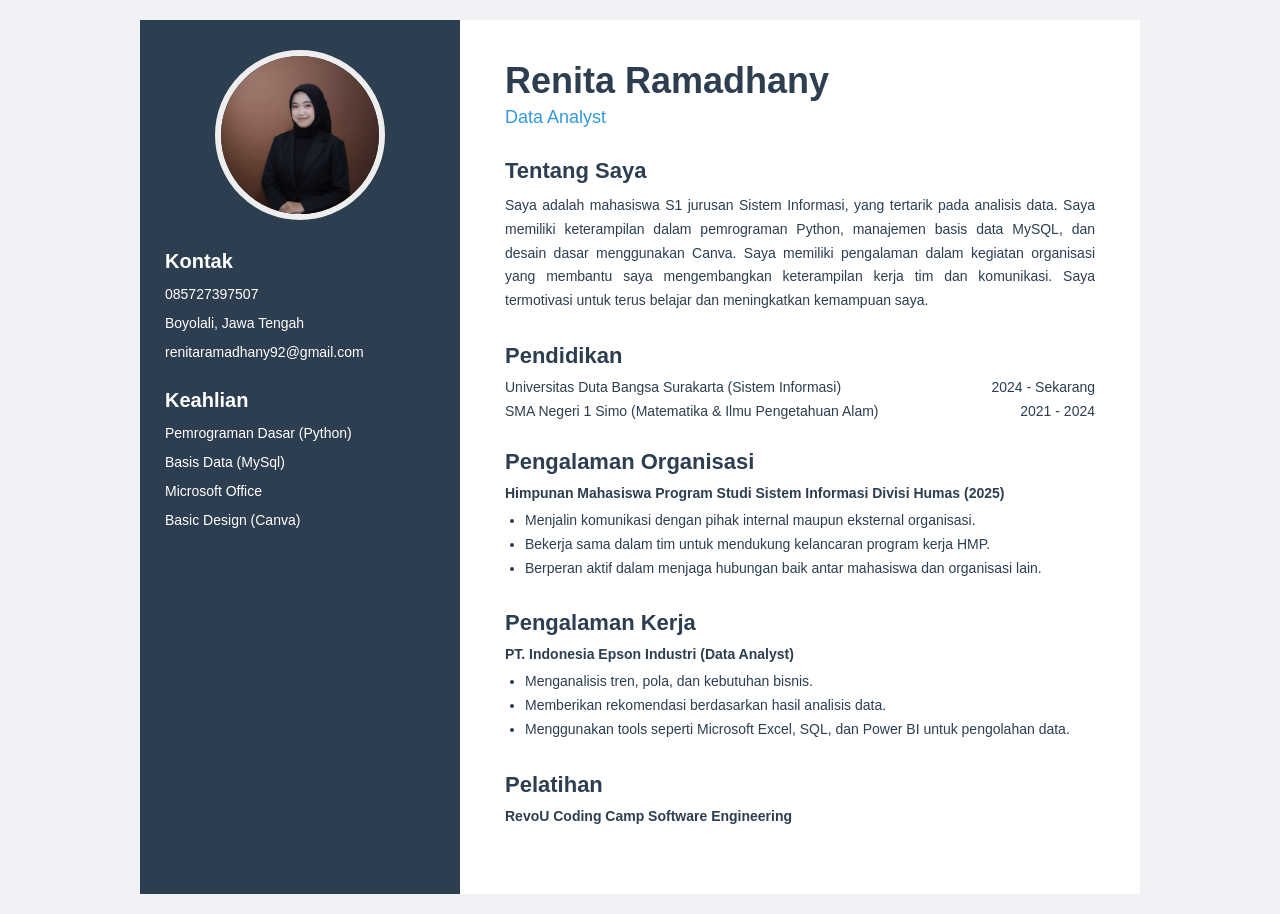
<file: CV/index.html>
<!DOCTYPE html>
<html lang="id">
<head>
    <meta charset="UTF-8">
    <meta name="viewport" content="width=device-width, initial-scale=1.0">
    <title>CV Renita Ramadhany</title>
    <link rel="stylesheet" href="style.css">
</head>

<body>

  <div class="cv">

    <!-- KIRI -->
    <div class="sidebar">

      <div class="photo">
        <img src="static/foto formal.jpg" alt="Foto Renita Ramadhany">
      </div>

      <h3>Kontak</h3>
      <ul>
        <li>085727397507</li>
        <li>Boyolali, Jawa Tengah</li>
        <li>renitaramadhany92@gmail.com</li>
      </ul>

      <h3>Keahlian</h3>
      <ul>
        <li>Pemrograman Dasar (Python)</li>
        <li>Basis Data (MySql)</li>
        <li>Microsoft Office</li>
        <li>Basic Design (Canva)</li>
      </ul>

    </div>

    <!-- KONTEN -->
    <div class="content">

      <h1>Renita Ramadhany</h1>
      <h2>Data Analyst</h2>

      <div class="section">
        <h3>Tentang Saya</h3>
        <p>
          Saya adalah mahasiswa S1 jurusan Sistem Informasi, yang tertarik pada analisis data.
          Saya memiliki keterampilan dalam pemrograman Python, manajemen basis data MySQL,
          dan desain dasar menggunakan Canva. Saya memiliki pengalaman dalam kegiatan
          organisasi yang membantu saya mengembangkan keterampilan kerja tim dan komunikasi.
          Saya termotivasi untuk terus belajar dan meningkatkan kemampuan saya.
        </p>
      </div>

      <div class="section">
        <h3>Pendidikan</h3>
        <div class="edu">
          <span>Universitas Duta Bangsa Surakarta (Sistem Informasi)</span>
          <span>2024 - Sekarang</span>
        </div>
        <div class="edu">
          <span>SMA Negeri 1 Simo (Matematika & Ilmu Pengetahuan Alam)</span>
          <span>2021 - 2024</span>
        </div>
      </div>

      <div class="section">
        <h3>Pengalaman Organisasi</h3>
        <div class="exp-title">
          Himpunan Mahasiswa Program Studi Sistem Informasi Divisi Humas (2025)
        </div>
        <ul>
          <li>Menjalin komunikasi dengan pihak internal maupun eksternal organisasi.</li>
          <li>Bekerja sama dalam tim untuk mendukung kelancaran program kerja HMP.</li>
          <li>Berperan aktif dalam menjaga hubungan baik antar mahasiswa dan organisasi lain.</li>
        </ul>
      </div>

       <div class="section">
        <h3>Pengalaman Kerja</h3>
        <div class="exp-title">
        PT. Indonesia Epson Industri (Data Analyst)
        </div>
        <ul>
          <li>Menganalisis tren, pola, dan kebutuhan bisnis.</li>
          <li>Memberikan rekomendasi berdasarkan hasil analisis data.</li>
          <li>Menggunakan tools seperti Microsoft Excel, SQL, dan Power BI untuk pengolahan data.</li>
        </ul>
      </div>

       <div class="section">
        <h3>Pelatihan</h3>
        <div class="exp-title">
        RevoU Coding Camp Software Engineering
      </div>

    </div>

  </div>

</body>
</html>
</file>
<file: CV/style.css>
* {
  box-sizing: border-box;
  margin: 0;
  padding: 0;
  font-family: "Segoe UI", Tahoma, sans-serif;
}

body {
  background-color: #f0f2f5;
}

.cv {
  display: flex;
  max-width: 1000px;
  margin: 20px auto;
  background-color: #ffffff;
}

/* SIDEBAR KIRI */
.sidebar {
  width: 32%;
  background-color: #2c3e50;
  color: #fff;
  padding: 30px 25px;
}

.photo {
  display: flex;
  justify-content: center;
  margin-bottom: 30px;
}

.photo img {
  width: 170px;
  height: 170px;
  border-radius: 50%;
  object-fit: cover;
  border: 6px solid #eee;
}

.sidebar h3 {
  margin: 25px 0 10px;
  font-size: 20px;
}

.sidebar ul {
  list-style: none;
  font-size: 14px;
  line-height: 1.7;
}

.sidebar li {
  margin-bottom: 5px;
}

/* KANAN */
.content {
  width: 68%;
  padding: 40px 45px;
  color: #2c3e50;
}

.content h1 {
  font-size: 36px;
  margin-bottom: 5px;
  color: #2c3e50;
}

.content h2 {
  font-size: 18px;
  font-weight: normal;
  margin-bottom: 30px;
  color: #3498db;
}

.section {
  margin-bottom: 30px;
}

.section h3 {
  font-size: 22px;
  margin-bottom: 10px;
  color: #2c3e50;
}

.section p {
  font-size: 14px;
  line-height: 1.7;
  text-align: justify;
}

.edu {
  display: flex;
  justify-content: space-between;
  font-size: 14px;
  margin-bottom: 8px;
}

.exp-title {
  font-weight: bold;
  font-size: 14px;
  margin-bottom: 8px;
}

.section ul {
  font-size: 14px;
  margin-left: 20px;
  line-height: 1.7;
}
</file>
